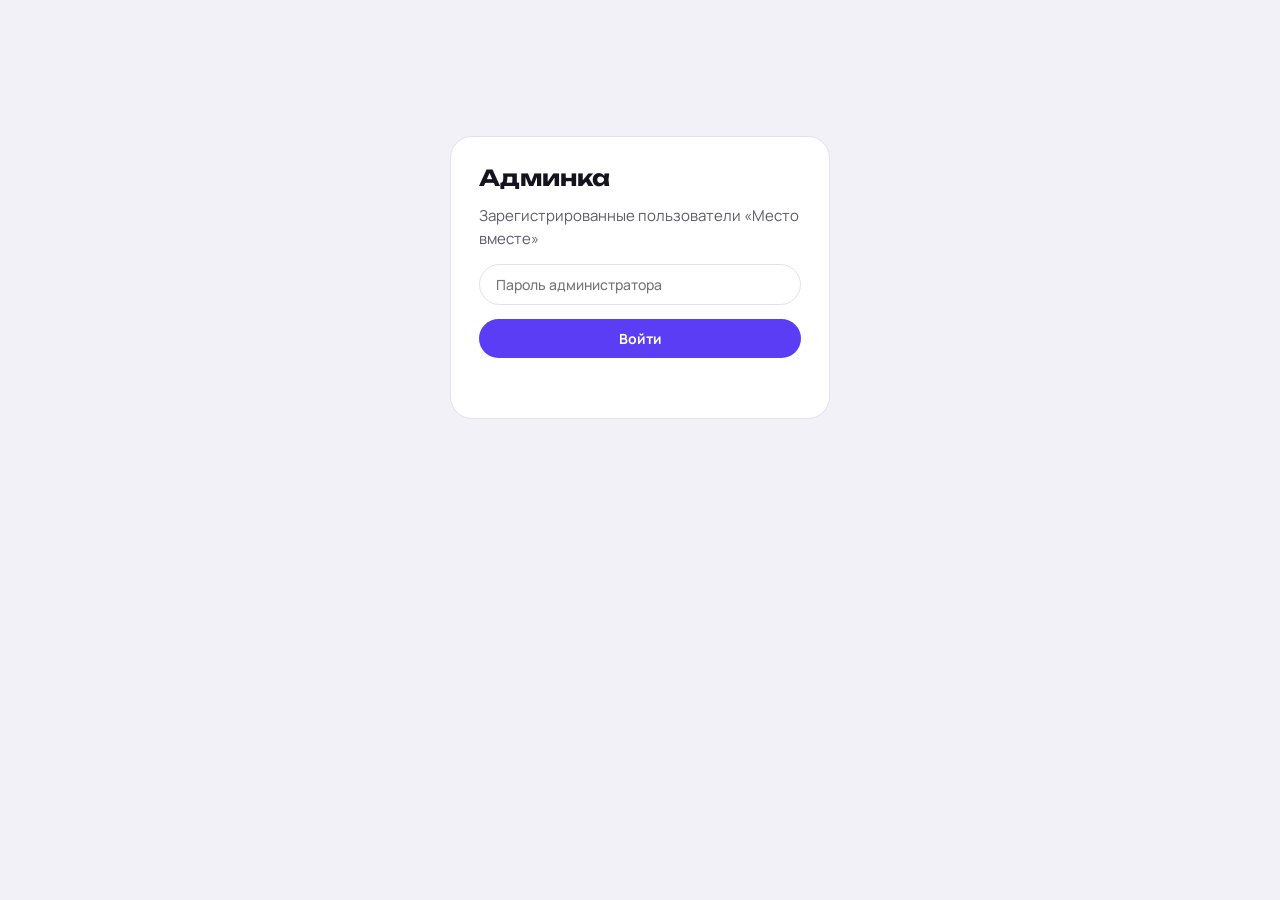
<file: admin.html>
<!doctype html>
<html lang="ru">
<head>
<meta charset="utf-8">
<meta name="viewport" content="width=device-width,initial-scale=1">
<meta name="robots" content="noindex,nofollow">
<title>Пользователи — Место вместе</title>
<link rel="icon" href="icon.svg" type="image/svg+xml">
<link rel="preconnect" href="https://fonts.googleapis.com">
<link rel="preconnect" href="https://fonts.gstatic.com" crossorigin>
<link rel="stylesheet" href="https://fonts.googleapis.com/css2?family=Manrope:wght@400;500;600;700;800&family=Unbounded:wght@600;700&display=swap">
<style>
:root{--paper:#F2F1F7;--surface:#fff;--sunk:#F2F1F7;--ink:#15131F;--muted:#5E5B6E;--line:#E3E1EC;--route:#5B3DF5;--route-ink:#fff;--route-soft:#ECE8FF;--mark:#C8F542;--warn:#C93A27;--f-d:'Unbounded','Manrope',system-ui,sans-serif;--f-b:'Manrope',system-ui,sans-serif;color-scheme:light}
@media (prefers-color-scheme:dark){:root{--paper:#0F0E15;--surface:#1A1824;--sunk:#24212F;--ink:#F2F1F7;--muted:#ABA8BA;--line:#2F2C3B;--route:#8B74FF;--route-ink:#15131F;--route-soft:#2A2350;--warn:#FF7A66;color-scheme:dark}}
*{box-sizing:border-box}
body{margin:0;background:var(--paper);color:var(--ink);font:400 15px/1.5 var(--f-b);-webkit-font-smoothing:antialiased}
[hidden]{display:none!important}
a{color:var(--route);font-weight:600;text-decoration:none}a:hover{text-decoration:underline}
.wrap{max-width:1180px;margin:0 auto;padding:28px 20px 60px}
h1{font:700 22px/1.2 var(--f-d);margin:0}
.top{display:flex;align-items:center;gap:14px;flex-wrap:wrap;margin-bottom:20px}
.top .sp{flex:1}
.btn{border:0;border-radius:999px;padding:10px 18px;font:700 14px var(--f-b);cursor:pointer;background:var(--route);color:var(--route-ink)}
.btn.ghost{background:var(--sunk);color:var(--ink);border:1px solid var(--line)}
.btn:disabled{opacity:.6;cursor:default}
input[type=search],input[type=password]{border:1px solid var(--line);background:var(--surface);color:var(--ink);border-radius:999px;padding:10px 16px;font:500 14px var(--f-b);min-width:240px}
.card{background:var(--surface);border:1px solid var(--line);border-radius:22px}
.login{max-width:380px;margin:12vh auto 0;padding:28px;display:grid;gap:14px}
.login p{margin:0;color:var(--muted)}
.err{color:var(--warn);font-weight:600;min-height:1.2em}
.stats{display:grid;grid-template-columns:repeat(auto-fit,minmax(170px,1fr));gap:12px;margin-bottom:16px}
.stat{padding:16px 18px}
.stat b{display:block;font:700 26px/1.1 var(--f-d)}
.stat span{color:var(--muted);font-size:13px}
.stat.lime{background:var(--mark);color:#15131F;border-color:transparent}.stat.lime span{color:#15131F;opacity:.75}
.tablebox{overflow:auto}
table{width:100%;border-collapse:collapse;font-size:14px}
th,td{padding:11px 14px;text-align:left;white-space:nowrap;border-bottom:1px solid var(--line)}
th{position:sticky;top:0;background:var(--surface);font-weight:700;color:var(--muted);font-size:12px;text-transform:uppercase;letter-spacing:.04em;cursor:pointer;user-select:none}
th[data-dir=asc]::after{content:' ↑'}th[data-dir=desc]::after{content:' ↓'}
tbody tr:hover{background:var(--route-soft)}
tbody tr:last-child td{border-bottom:0}
td.num{text-align:right;font-variant-numeric:tabular-nums}
.who{display:flex;align-items:center;gap:10px}
.av{width:30px;height:30px;border-radius:50%;display:grid;place-items:center;font-weight:800;font-size:14px;color:#fff;flex:none;overflow:hidden}
.av img{width:100%;height:100%;object-fit:cover}
.code{font-family:ui-monospace,Menlo,monospace;background:var(--sunk);padding:2px 8px;border-radius:8px}
.mut{color:var(--muted)}
.empty{padding:40px;text-align:center;color:var(--muted)}
.foot{margin-top:10px;color:var(--muted);font-size:13px}
</style>
</head>
<body>
<div class="wrap">

  <form class="card login" id="login">
    <h1>Админка</h1>
    <p>Зарегистрированные пользователи «Место вместе»</p>
    <input type="password" id="key" placeholder="Пароль администратора" autocomplete="current-password" required>
    <button class="btn" id="go">Войти</button>
    <div class="err" id="err"></div>
  </form>

  <div id="main" hidden>
    <div class="top">
      <h1>Пользователи</h1>
      <span class="sp"></span>
      <input type="search" id="q" placeholder="Поиск: имя, @ник, код">
      <button class="btn ghost" id="reload">Обновить</button>
      <button class="btn ghost" id="csv">Скачать CSV</button>
      <button class="btn ghost" id="out">Выйти</button>
    </div>
    <div class="stats" id="stats"></div>
    <div class="card tablebox">
      <table>
        <thead><tr>
          <th data-k="n">#</th>
          <th data-k="name">Пользователь</th>
          <th data-k="tg">Telegram</th>
          <th data-k="code">Код</th>
          <th data-k="points">Баллы</th>
          <th data-k="places">Места</th>
          <th data-k="visits">Визиты</th>
          <th data-k="reg" data-dir="desc">Регистрация</th>
          <th data-k="last">Последний вход</th>
        </tr></thead>
        <tbody id="rows"></tbody>
      </table>
    </div>
    <div class="foot" id="foot"></div>
  </div>

</div>
<script src="config.js"></script>
<script>
'use strict';
const CFG = window.MESTO_CONFIG || {};
const $ = s => document.querySelector(s);
const esc = s => String(s ?? '').replace(/[&<>"']/g, c => ({ '&': '&amp;', '<': '&lt;', '>': '&gt;', '"': '&quot;', "'": '&#39;' }[c]));
const ss = { get: k => { try { return sessionStorage.getItem(k); } catch { return null; } }, set: (k, v) => { try { v == null ? sessionStorage.removeItem(k) : sessionStorage.setItem(k, v); } catch {} } };
let users = [], sortK = 'reg', sortDir = 'desc';

// Вызов SQL-функции admin_users через REST Supabase
async function load(key) {
  const r = await fetch(CFG.SUPABASE_URL + '/rest/v1/rpc/admin_users', {
    method: 'POST',
    headers: { 'Content-Type': 'application/json', apikey: CFG.SUPABASE_ANON_KEY, Authorization: 'Bearer ' + CFG.SUPABASE_ANON_KEY },
    body: JSON.stringify({ p_key: key })
  });
  const data = await r.json().catch(() => null);
  if (!r.ok) {
    const m = (data && (data.message || data.hint)) || r.statusText;
    if (/wrong admin key/.test(m)) throw new Error('Неверный пароль');
    if (/admin_users|function/i.test(m)) throw new Error('Функция admin_users не найдена — запустите admin.sql в Supabase');
    throw new Error(m);
  }
  return (data || []).map(norm);
}

// Приводим запись к общему виду: Telegram-ник/ID ищем в метаданных и почте
function norm(u) {
  const m = u.meta || {};
  const tgUser = m.username || m.tg_username || m.telegram_username || '';
  const tgId = m.tg_id || m.telegram_id || (String(u.email || '').match(/^tg_?(\d+)@/i) || [])[1] || '';
  return {
    id: u.id, name: u.name || m.first_name || m.name || '(без имени)',
    avatar: u.avatar || '', color: u.color || '#5B3DF5',
    tg: tgUser ? '@' + tgUser : (tgId ? 'id ' + tgId : ''),
    tgLink: tgUser ? 'https://t.me/' + tgUser : (tgId ? 'tg://user?id=' + tgId : ''),
    viaTg: !!(tgUser || tgId),
    email: u.email || '', code: u.code || '', points: +u.points || 0,
    places: +u.places_count || 0, visits: +u.visits_count || 0,
    reg: u.registered_at || u.created_at || '', last: u.last_sign_in_at || ''
  };
}

const fmt = d => d ? new Date(d).toLocaleString('ru-RU', { day: '2-digit', month: '2-digit', year: 'numeric', hour: '2-digit', minute: '2-digit' }) : '—';
const avatar = u => {
  const isImg = /^(https?:|data:)/.test(u.avatar);
  const inner = isImg ? `<img src="${esc(u.avatar)}" alt="">` : esc(u.avatar || (u.name.trim()[0] || '?').toUpperCase());
  return `<span class="av" style="background:${esc(u.color)}">${inner}</span>`;
};

function view() {
  const q = $('#q').value.trim().toLowerCase();
  const list = users.filter(u => !q || [u.name, u.tg, u.code, u.email].join(' ').toLowerCase().includes(q));
  const k = sortK === 'n' ? 'reg' : sortK, s = sortDir === 'asc' ? 1 : -1;
  list.sort((a, b) => (typeof a[k] === 'number' ? a[k] - b[k] : String(a[k]).localeCompare(String(b[k]), 'ru')) * s);

  $('#rows').innerHTML = list.length ? list.map((u, i) => `<tr>
      <td class="mut">${i + 1}</td>
      <td><div class="who">${avatar(u)}<b>${esc(u.name)}</b></div></td>
      <td>${u.tgLink ? `<a href="${esc(u.tgLink)}" target="_blank" rel="noopener">${esc(u.tg)}</a>` : (u.tg ? esc(u.tg) : `<span class="mut">${esc(u.email || '—')}</span>`)}</td>
      <td>${u.code ? `<span class="code">${esc(u.code)}</span>` : '<span class="mut">—</span>'}</td>
      <td class="num"><b>${u.points}</b></td>
      <td class="num">${u.places}</td>
      <td class="num">${u.visits}</td>
      <td>${fmt(u.reg)}</td>
      <td class="mut">${fmt(u.last)}</td></tr>`).join('')
    : `<tr><td colspan="9" class="empty">${users.length ? 'Никого не нашлось' : 'Пока никто не зарегистрировался'}</td></tr>`;

  const week = Date.now() - 7 * 864e5, day = Date.now() - 864e5;
  const n7 = users.filter(u => new Date(u.reg) > week).length;
  const act = users.filter(u => u.last && new Date(u.last) > day).length;
  $('#stats').innerHTML = `
    <div class="card stat lime"><b>${users.length}</b><span>всего пользователей</span></div>
    <div class="card stat"><b>${n7}</b><span>новых за 7 дней</span></div>
    <div class="card stat"><b>${act}</b><span>заходили за сутки</span></div>
    <div class="card stat"><b>${users.reduce((s, u) => s + u.places, 0)}</b><span>мест добавлено</span></div>`;
  $('#foot').textContent = (q ? `Показано ${list.length} из ${users.length}. ` : '') + 'Обновлено ' + new Date().toLocaleTimeString('ru-RU');
  document.querySelectorAll('th').forEach(th => th.dataset.k === sortK ? th.dataset.dir = sortDir : th.removeAttribute('data-dir'));
}

async function enter(key) {
  const btn = $('#go'); btn.disabled = true; btn.textContent = 'Проверяю…'; $('#err').textContent = '';
  try {
    users = await load(key);
    ss.set('mv_admin', key);
    $('#login').hidden = true; $('#main').hidden = false; view();
  } catch (e) {
    ss.set('mv_admin', null);
    $('#login').hidden = false; $('#main').hidden = true;
    $('#err').textContent = e.message || 'Ошибка сети';
  } finally { btn.disabled = false; btn.textContent = 'Войти'; }
}

$('#login').onsubmit = e => { e.preventDefault(); enter($('#key').value); };
$('#q').oninput = view;
$('#reload').onclick = () => enter(ss.get('mv_admin'));
$('#out').onclick = () => { ss.set('mv_admin', null); users = []; $('#key').value = ''; $('#main').hidden = true; $('#login').hidden = false; };
document.querySelectorAll('th').forEach(th => th.onclick = () => {
  const k = th.dataset.k;
  sortDir = sortK === k && sortDir === 'desc' ? 'asc' : 'desc'; sortK = k; view();
});
$('#csv').onclick = () => {
  const cols = [['Имя', 'name'], ['Telegram', 'tg'], ['Почта', 'email'], ['Код', 'code'], ['Баллы', 'points'], ['Места', 'places'], ['Визиты', 'visits'], ['Регистрация', 'reg'], ['Последний вход', 'last']];
  const cell = v => '"' + String(v ?? '').replace(/"/g, '""') + '"';
  const csv = '﻿' + [cols.map(c => cell(c[0])).join(';'), ...users.map(u => cols.map(c => cell(c[1] === 'reg' || c[1] === 'last' ? fmt(u[c[1]]) : u[c[1]])).join(';'))].join('\r\n');
  const a = document.createElement('a');
  a.href = URL.createObjectURL(new Blob([csv], { type: 'text/csv;charset=utf-8' }));
  a.download = 'polzovateli-mesto-vmeste-' + new Date().toISOString().slice(0, 10) + '.csv';
  a.click(); setTimeout(() => URL.revokeObjectURL(a.href), 1000);
};

const saved = ss.get('mv_admin');
if (saved) enter(saved);
</script>
</body>
</html>
</file>
